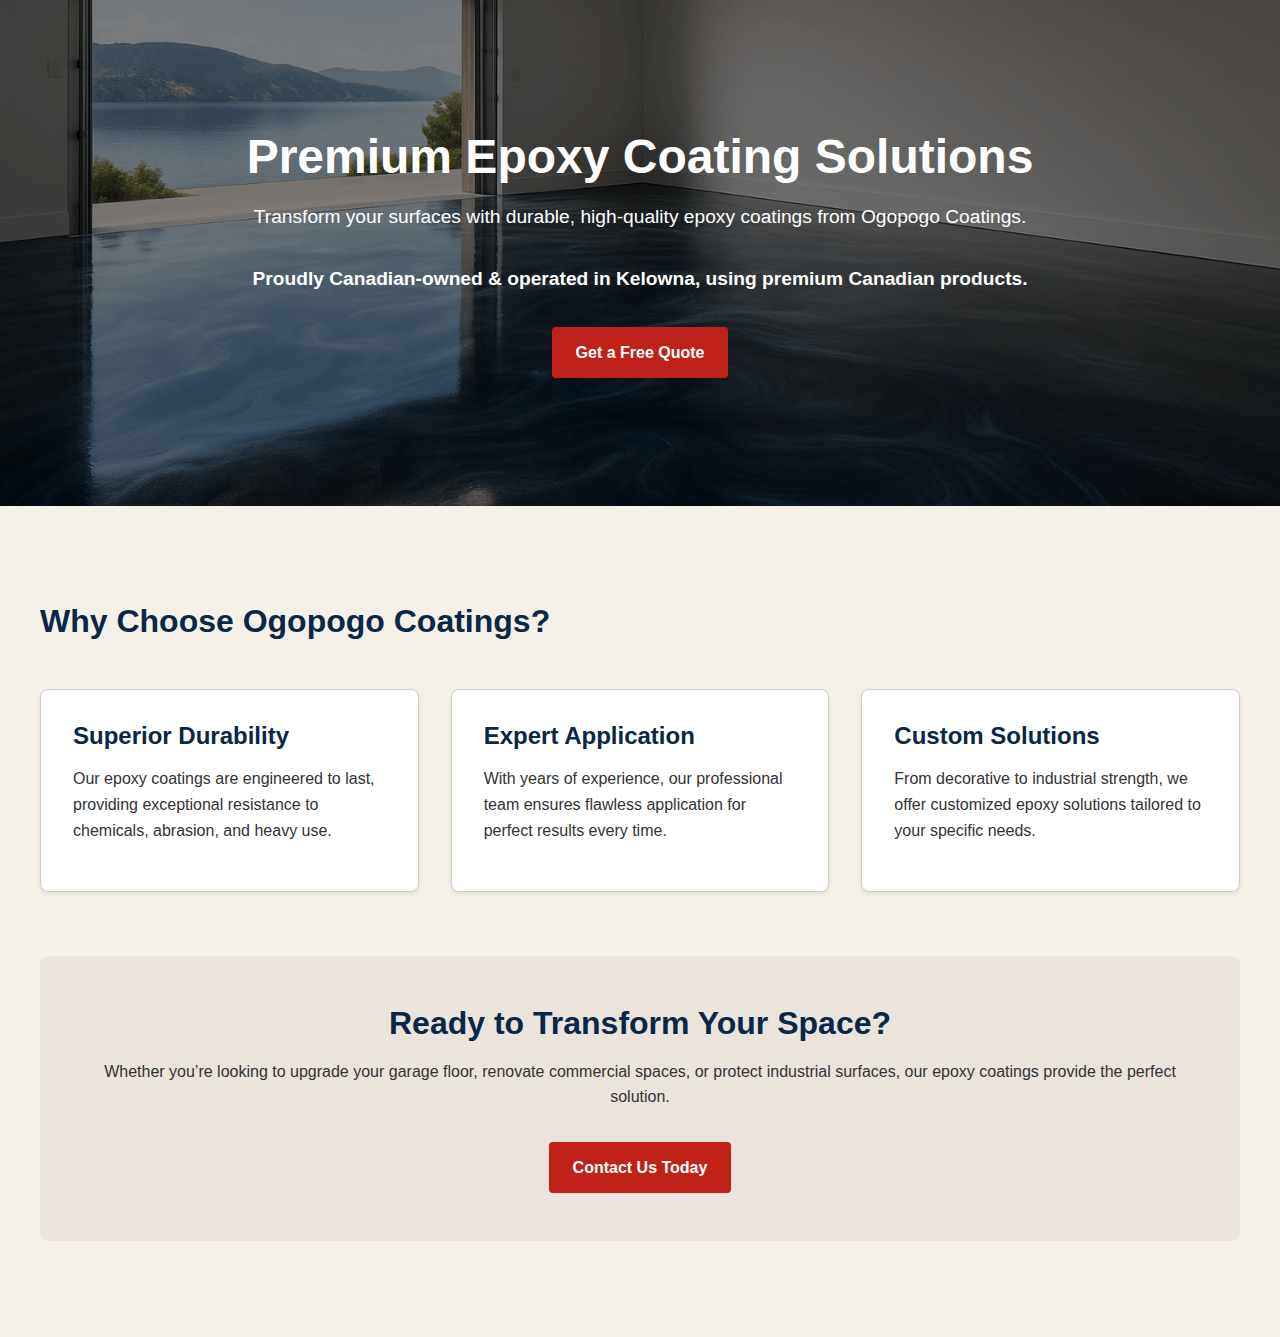
<file: index.html>
<!DOCTYPE html>
<html lang="en">
<head>
  <meta charset="UTF-8" />
  <meta name="viewport" content="width=device-width, initial-scale=1.0"/>
  <title>Ogopogo Coatings – Premium Epoxy Solutions</title>
  <meta name="description" content="Professional epoxy coating solutions for residential and commercial properties. Durable, high-quality finishes for garages, basements, and more."/>
  <link rel="icon" href="images/favicon.ico" type="image/x-icon">
  <link rel="icon" type="image/png" sizes="32x32" href="images/favicon-32x32.png">
  <link rel="icon" type="image/png" sizes="16x16" href="images/favicon-16x16.png">
  <link rel="apple-touch-icon" sizes="180x180" href="images/apple-touch-icon.png">
  <link rel="stylesheet" href="styles.css"/>
</head>
<body>
  <div id="header-placeholder"></div> 
  <section class="hero">
    <h1>Premium Epoxy Coating Solutions</h1>
    <p>Transform your surfaces with durable, high-quality epoxy coatings from Ogopogo Coatings.</p>
    <p><strong>Proudly Canadian-owned &amp; operated in Kelowna, using premium Canadian products.</strong></p>
    <a href="contact.html" class="btn">Get a Free Quote</a>
  </section>

  <div class="container">
    <h2>Why Choose Ogopogo Coatings?</h2>
    <div class="features">
      <div class="feature">
        <h3>Superior Durability</h3>
        <p>Our epoxy coatings are engineered to last, providing exceptional resistance to chemicals, abrasion, and heavy use.</p>
      </div>
      <div class="feature">
        <h3>Expert Application</h3>
        <p>With years of experience, our professional team ensures flawless application for perfect results every time.</p>
      </div>
      <div class="feature">
        <h3>Custom Solutions</h3>
        <p>From decorative to industrial strength, we offer customized epoxy solutions tailored to your specific needs.</p>
      </div>
    </div>

    <section class="cta-section">
      <h2>Ready to Transform Your Space?</h2>
      <p>Whether you’re looking to upgrade your garage floor, renovate commercial spaces, or protect industrial surfaces, our epoxy coatings provide the perfect solution.</p>
      <a href="contact.html" class="btn">Contact Us Today</a>
    </section>
  </div>

  <div id="footer-placeholder"></div> <script src="script.js"></script>
</body>
</html>
</file>
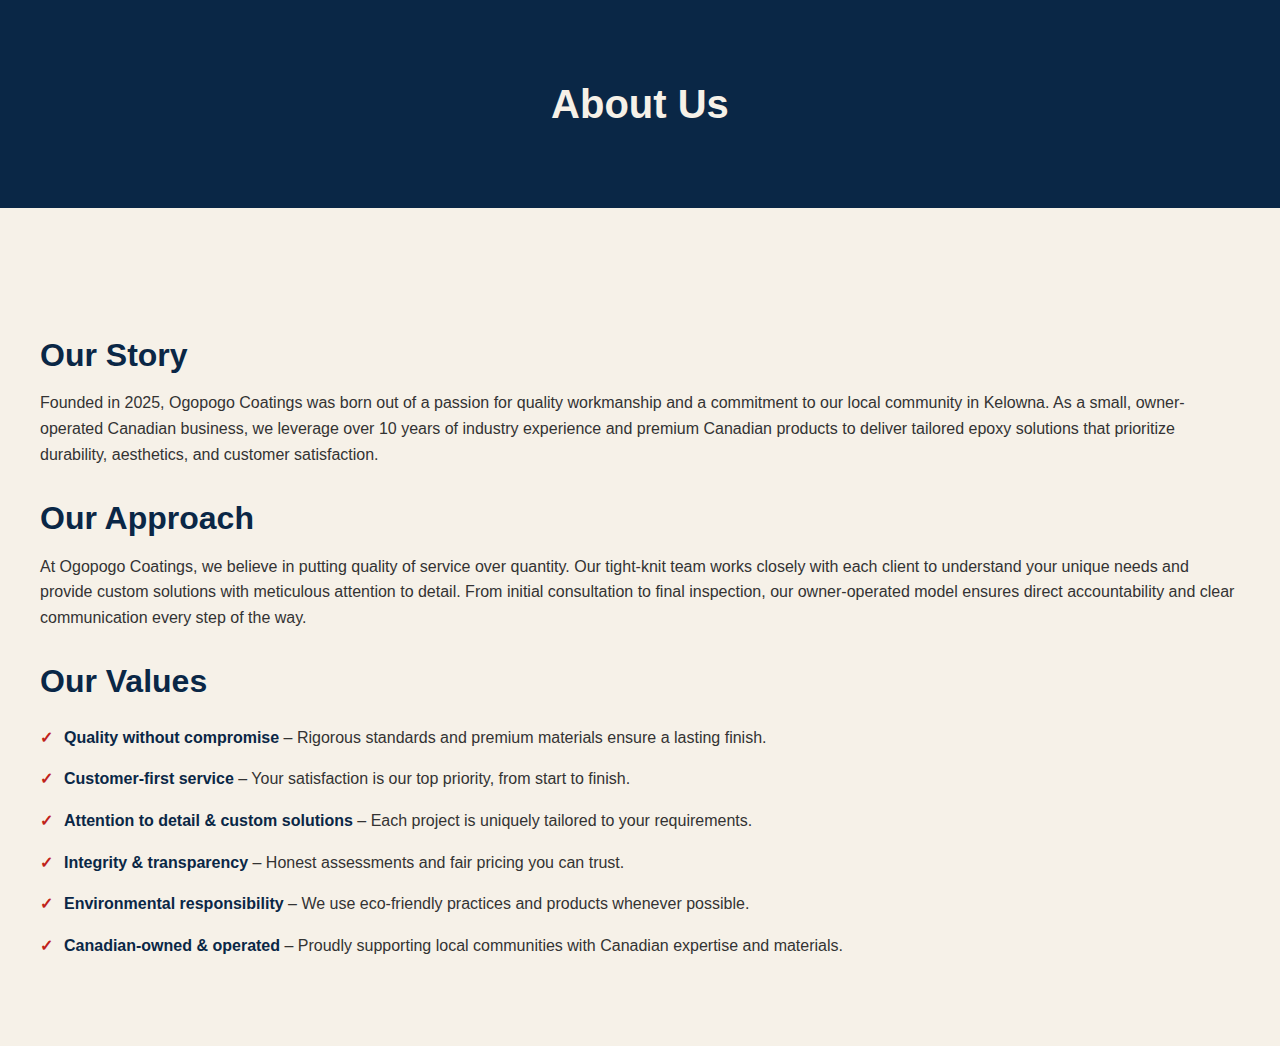
<file: about.html>
<!DOCTYPE html>
<html lang="en">
<head>
  <meta charset="UTF-8" />
  <meta name="viewport" content="width=device-width, initial-scale=1.0"/>
  <title>About – Ogopogo Coatings</title>
  <meta name="description" content="Learn about Ogopogo Coatings, our mission, values, and commitment to quality epoxy coating solutions."/>
  <link rel="stylesheet" href="styles.css"/>
</head>
<body>
  <div id="header-placeholder"></div> <div class="page-header">
    <div class="container">
      <h1>About Us</h1>
    </div>
  </div>

  <div class="container">
    <div class="about-content">
      <div class="about-text">
        <h2>Our Story</h2>
        <p>
          Founded in 2025, Ogopogo Coatings was born out of a passion for quality workmanship and a commitment to our local community in Kelowna. As a small, owner-operated Canadian business, we leverage over 10 years of industry experience and premium Canadian products to deliver tailored epoxy solutions that prioritize durability, aesthetics, and customer satisfaction.
        </p>

        <h2>Our Approach</h2>
        <p>
          At Ogopogo Coatings, we believe in putting quality of service over quantity. Our tight-knit team works closely with each client to understand your unique needs and provide custom solutions with meticulous attention to detail. From initial consultation to final inspection, our owner-operated model ensures direct accountability and clear communication every step of the way.
        </p>

        <h2>Our Values</h2>
        <ul class="values-list">
          <li><strong>Quality without compromise</strong> – Rigorous standards and premium materials ensure a lasting finish.</li>
          <li><strong>Customer-first service</strong> – Your satisfaction is our top priority, from start to finish.</li>
          <li><strong>Attention to detail & custom solutions</strong> – Each project is uniquely tailored to your requirements.</li>
          <li><strong>Integrity & transparency</strong> – Honest assessments and fair pricing you can trust.</li>
          <li><strong>Environmental responsibility</strong> – We use eco-friendly practices and products whenever possible.</li>
          <li><strong>Canadian-owned & operated</strong> – Proudly supporting local communities with Canadian expertise and materials.</li>
        </ul>
      </div>
    </div>
  </div>

  <div id="footer-placeholder"></div> <script src="script.js"></script>
</body>
</html>
</file>
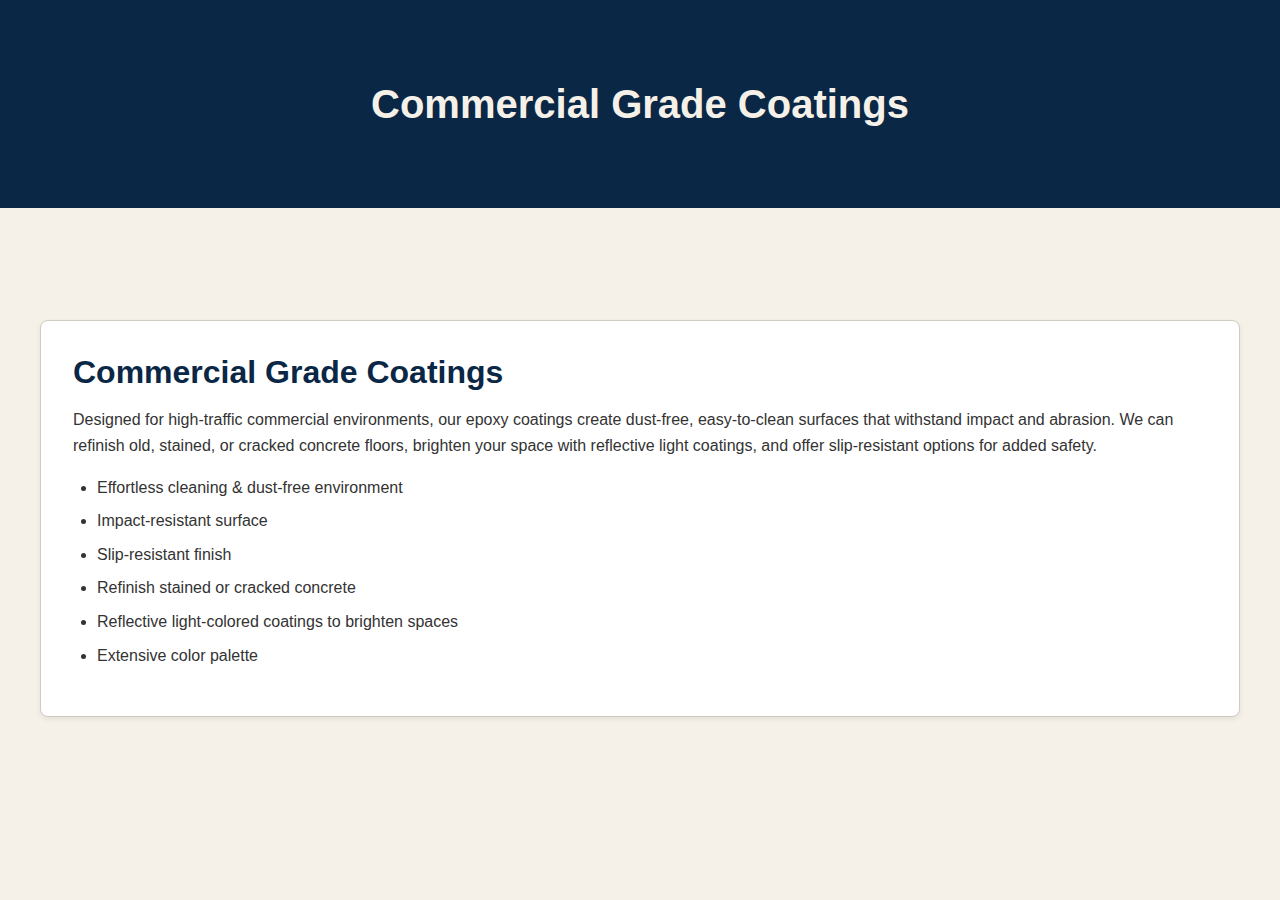
<file: commercial-coatings.html>
<!DOCTYPE html>
<html lang="en">
<head>
  <meta charset="UTF-8" />
  <meta name="viewport" content="width=device-width, initial-scale=1.0"/>
  <title>Commercial Grade Coatings – Ogopogo Coatings</title>
  <meta name="description" content="Durable commercial grade epoxy coatings for businesses in Kelowna. Impact-resistant, easy to clean, and slip-resistant options."/>
  <link rel="icon" href="images/favicon.ico" type="image/x-icon">
  <link rel="icon" type="image/png" sizes="32x32" href="images/favicon-32x32.png">
  <link rel="icon" type="image/png" sizes="16x16" href="images/favicon-16x16.png">
  <link rel="apple-touch-icon" sizes="180x180" href="images/apple-touch-icon.png">
  <link rel="stylesheet" href="styles.css"/>
</head>
<body>
  <div id="header-placeholder"></div>
  <div class="page-header">
    <div class="container">
      <h1>Commercial Grade Coatings</h1>
    </div>
  </div>

  <div class="container">
    <section class="services-section">
      <div class="service">
        <h2>Commercial Grade Coatings</h2>
        <p>
          Designed for high-traffic commercial environments, our epoxy coatings create dust-free, easy-to-clean surfaces that withstand impact and abrasion. We can refinish old, stained, or cracked concrete floors, brighten your space with reflective light coatings, and offer slip-resistant options for added safety.
        </p>
        <ul>
          <li>Effortless cleaning & dust-free environment</li>
          <li>Impact-resistant surface</li>
          <li>Slip-resistant finish</li>
          <li>Refinish stained or cracked concrete</li>
          <li>Reflective light-colored coatings to brighten spaces</li>
          <li>Extensive color palette</li>
        </ul>
      </div>
    </section>
  </div>

  <div id="footer-placeholder"></div>
  <script src="script.js"></script>
</body>
</html>
</file>
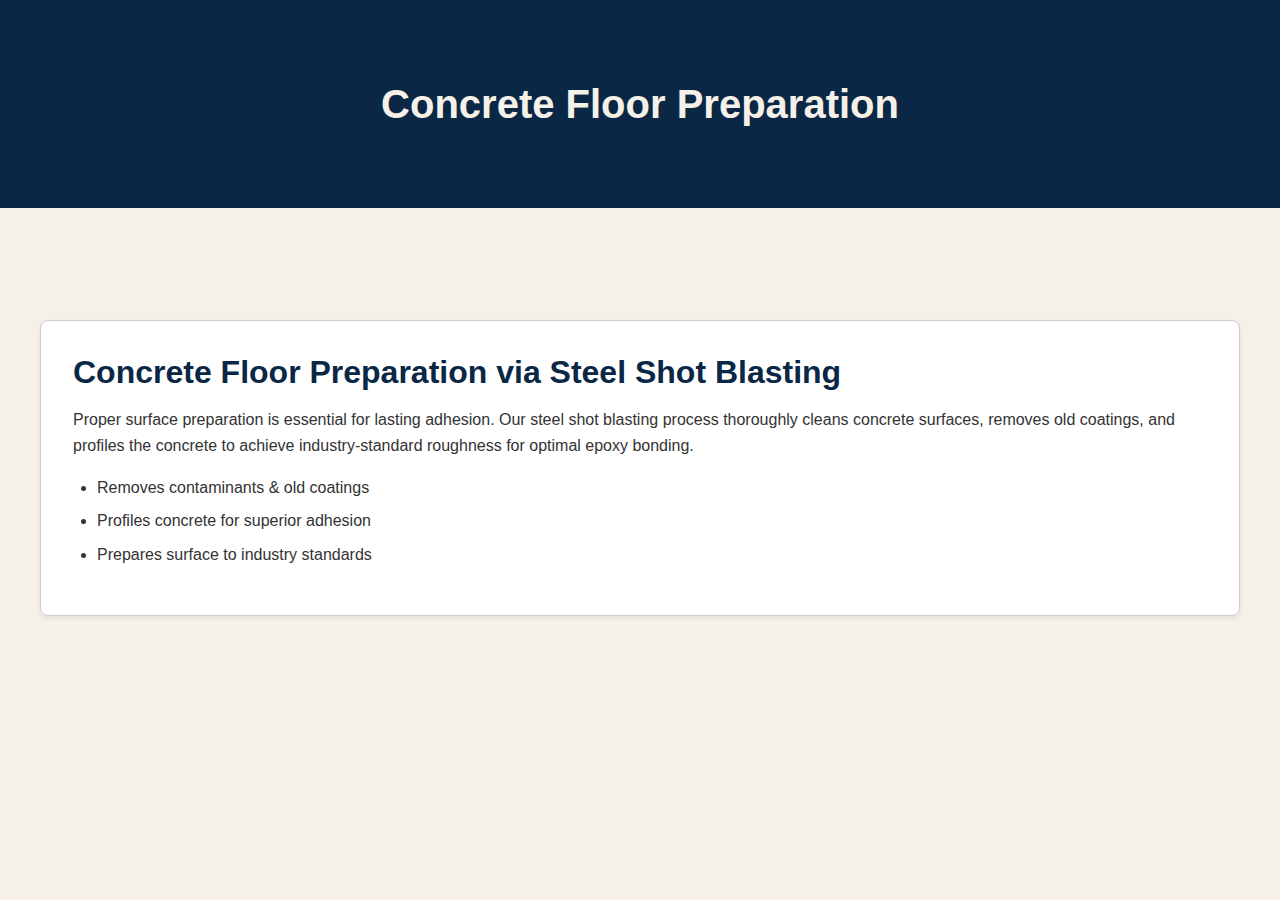
<file: concrete-prep.html>
<!DOCTYPE html>
<html lang="en">
<head>
  <meta charset="UTF-8" />
  <meta name="viewport" content="width=device-width, initial-scale=1.0"/>
  <title>Concrete Floor Preparation – Ogopogo Coatings</title>
  <meta name="description" content="Professional concrete floor preparation using steel shot blasting for optimal epoxy adhesion in Kelowna."/>
  <link rel="icon" href="images/favicon.ico" type="image/x-icon">
  <link rel="icon" type="image/png" sizes="32x32" href="images/favicon-32x32.png">
  <link rel="icon" type="image/png" sizes="16x16" href="images/favicon-16x16.png">
  <link rel="apple-touch-icon" sizes="180x180" href="images/apple-touch-icon.png">
  <link rel="stylesheet" href="styles.css"/>
</head>
<body>
  <div id="header-placeholder"></div>
  <div class="page-header">
    <div class="container">
      <h1>Concrete Floor Preparation</h1>
    </div>
  </div>

  <div class="container">
    <section class="services-section">
      <div class="service">
        <h2>Concrete Floor Preparation via Steel Shot Blasting</h2>
        <p>
          Proper surface preparation is essential for lasting adhesion. Our steel shot blasting process thoroughly cleans concrete surfaces, removes old coatings, and profiles the concrete to achieve industry-standard roughness for optimal epoxy bonding.
        </p>
        <ul>
          <li>Removes contaminants & old coatings</li>
          <li>Profiles concrete for superior adhesion</li>
          <li>Prepares surface to industry standards</li>
        </ul>
      </div>
    </section>
  </div>

  <div id="footer-placeholder"></div>
  <script src="script.js"></script>
</body>
</html>
</file>
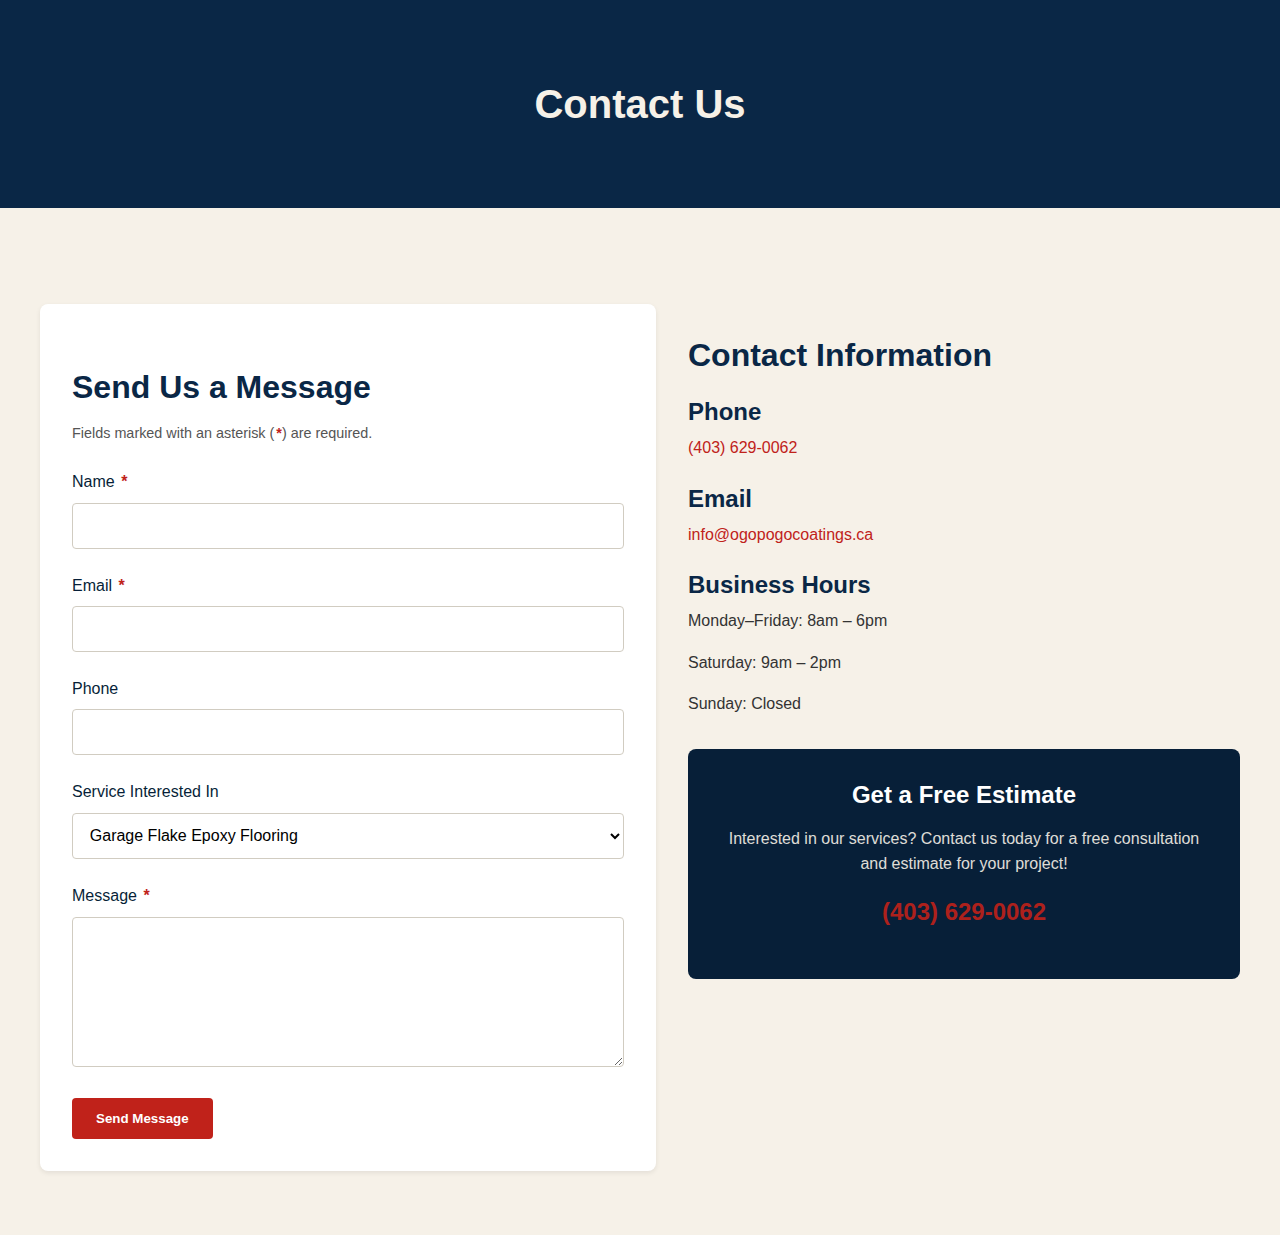
<file: contact.html>
<!DOCTYPE html>
<html lang="en">
<head>
  <meta charset="UTF-8" />
  <meta name="viewport" content="width=device-width, initial-scale=1.0"/>
  <title>Contact Us – Ogopogo Coatings</title>
  <meta name="description" content="Get in touch with Ogopogo Coatings for professional epoxy coating services. Request a quote or consultation today."/>
  <link rel="icon" href="images/favicon.ico" type="image/x-icon">
  <link rel="icon" type="image/png" sizes="32x32" href="images/favicon-32x32.png">
  <link rel="icon" type="image/png" sizes="16x16" href="images/favicon-16x16.png">
  <link rel="apple-touch-icon" sizes="180x180" href="images/apple-touch-icon.png">
  <link rel="stylesheet" href="styles.css"/>
</head>
<body>
  <div id="header-placeholder"></div>
  <div class="page-header">
    <div class="container">
      <h1>Contact Us</h1>
    </div>
  </div>

  <div class="container">
    <div class="contact-content">
      <div class="contact-form">
        <h2>Send Us a Message</h2>
        <p class="required-note">Fields marked with an asterisk (<span class="required-asterisk">*</span>) are required.</p>
        <form id="contactForm">
          <div class="form-group">
            <label for="name">Name <span class="required-asterisk">*</span></label>
            <input type="text" id="name" name="name" required/>
          </div>
          <div class="form-group">
            <label for="email">Email <span class="required-asterisk">*</span></label>
            <input type="email" id="email" name="email" required/>
          </div>
          <div class="form-group">
            <label for="phone">Phone</label>
            <input type="tel" id="phone" name="phone"/>
          </div>
          <div class="form-group">
            <label for="service">Service Interested In</label>
            <select id="service" name="service">
              <option value="garage-flake">Garage Flake Epoxy Flooring</option>
              <option value="commercial-grade">Commercial Grade Coatings</option>
              <option value="shot-blasting">Concrete Floor Preparation via Steel Shot Blasting</option>
              <option value="other">Other</option>
            </select>
          </div>
          <div class="form-group">
            <label for="message">Message <span class="required-asterisk">*</span></label>
            <textarea id="message" name="message" required></textarea>
          </div>
          <button type="submit" class="btn">Send Message</button>
        </form>
      </div>

      <div class="contact-info">
        <h2>Contact Information</h2>
        <div class="info-item">
          <h3>Phone</h3>
          <p><a href="tel:+14036290062">(403) 629-0062</a></p>
        </div>
        <div class="info-item">
          <h3>Email</h3>
          <p><a href="mailto:info@ogopogocoatings.ca">info@ogopogocoatings.ca</a></p>
        </div>
        <div class="info-item">
          <h3>Business Hours</h3>
          <p>Monday–Friday: 8am – 6pm</p>
          <p>Saturday: 9am – 2pm</p>
          <p>Sunday: Closed</p>
        </div>

        <div class="cta-box">
          <h3>Get a Free Estimate</h3>
          <p>Interested in our services? Contact us today for a free consultation and estimate for your project!</p>
          <p class="phone-cta"><a href="tel:+14036290062">(403) 629-0062</a></p>
        </div>
      </div>
    </div>
  </div>

  <div id="footer-placeholder"></div>
  <script src="script.js"></script>
</body>
</html>
</file>
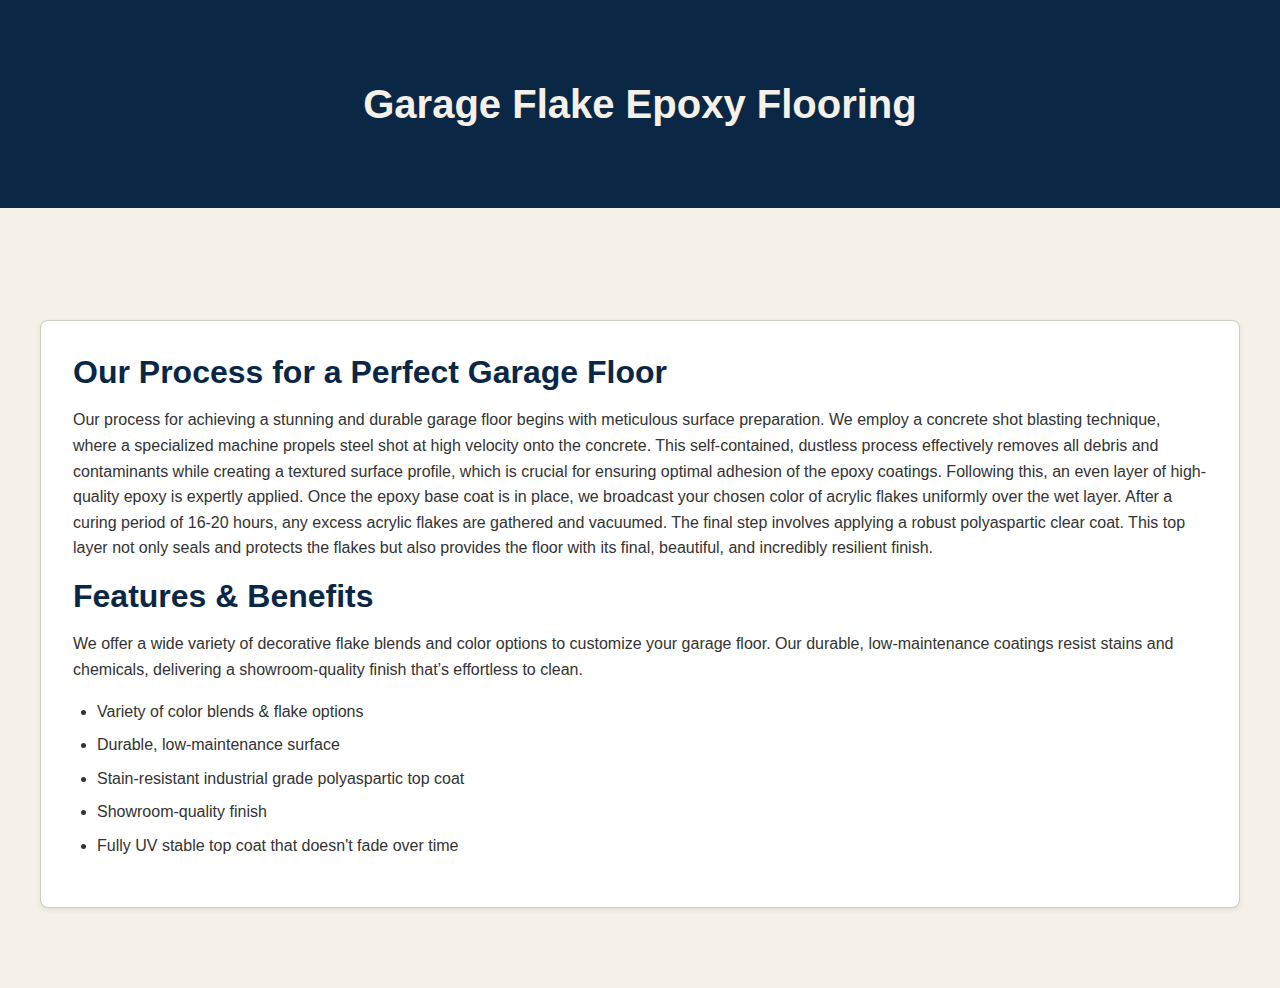
<file: garage-epoxy.html>
<!DOCTYPE html>
<html lang="en">
<head>
  <meta charset="UTF-8" />
  <meta name="viewport" content="width=device-width, initial-scale=1.0"/>
  <title>Garage Flake Epoxy Flooring – Ogopogo Coatings</title>
  <meta name="description" content="Premium garage flake epoxy flooring. Learn about our detailed process and see the benefits for your Kelowna garage."/>
  <link rel="icon" href="images/favicon.ico" type="image/x-icon">
  <link rel="icon" type="image/png" sizes="32x32" href="images/favicon-32x32.png">
  <link rel="icon" type="image/png" sizes="16x16" href="images/favicon-16x16.png">
  <link rel="apple-touch-icon" sizes="180x180" href="images/apple-touch-icon.png">
  <link rel="stylesheet" href="styles.css"/>
</head>
<body>
  <div id="header-placeholder"></div>
  <div class="page-header">
    <div class="container">
      <h1>Garage Flake Epoxy Flooring</h1>
    </div>
  </div>

  <div class="container">
    <section class="services-section">
      <div class="service">
        <h2>Our Process for a Perfect Garage Floor</h2>
        <p>
          Our process for achieving a stunning and durable garage floor begins with meticulous surface preparation. We employ a concrete shot blasting technique, where a specialized machine propels steel shot at high velocity onto the concrete. This self-contained, dustless process effectively removes all debris and contaminants while creating a textured surface profile, which is crucial for ensuring optimal adhesion of the epoxy coatings. Following this, an even layer of high-quality epoxy is expertly applied. Once the epoxy base coat is in place, we broadcast your chosen color of acrylic flakes uniformly over the wet layer. After a curing period of 16-20 hours, any excess acrylic flakes are gathered and vacuumed. The final step involves applying a robust polyaspartic clear coat. This top layer not only seals and protects the flakes but also provides the floor with its final, beautiful, and incredibly resilient finish.
        </p>
        <h2>Features & Benefits</h2>
        <p>
          We offer a wide variety of decorative flake blends and color options to customize your garage floor. Our durable, low-maintenance coatings resist stains and chemicals, delivering a showroom-quality finish that’s effortless to clean.
        </p>
        <ul>
          <li>Variety of color blends & flake options</li>
          <li>Durable, low-maintenance surface</li>
          <li>Stain-resistant industrial grade polyaspartic top coat</li>
          <li>Showroom-quality finish</li>
          <li>Fully UV stable top coat that doesn't fade over time</li>
        </ul>
      </div>
    </section>
  </div>

  <div id="footer-placeholder"></div>
  <script src="script.js"></script>
</body>
</html>
</file>
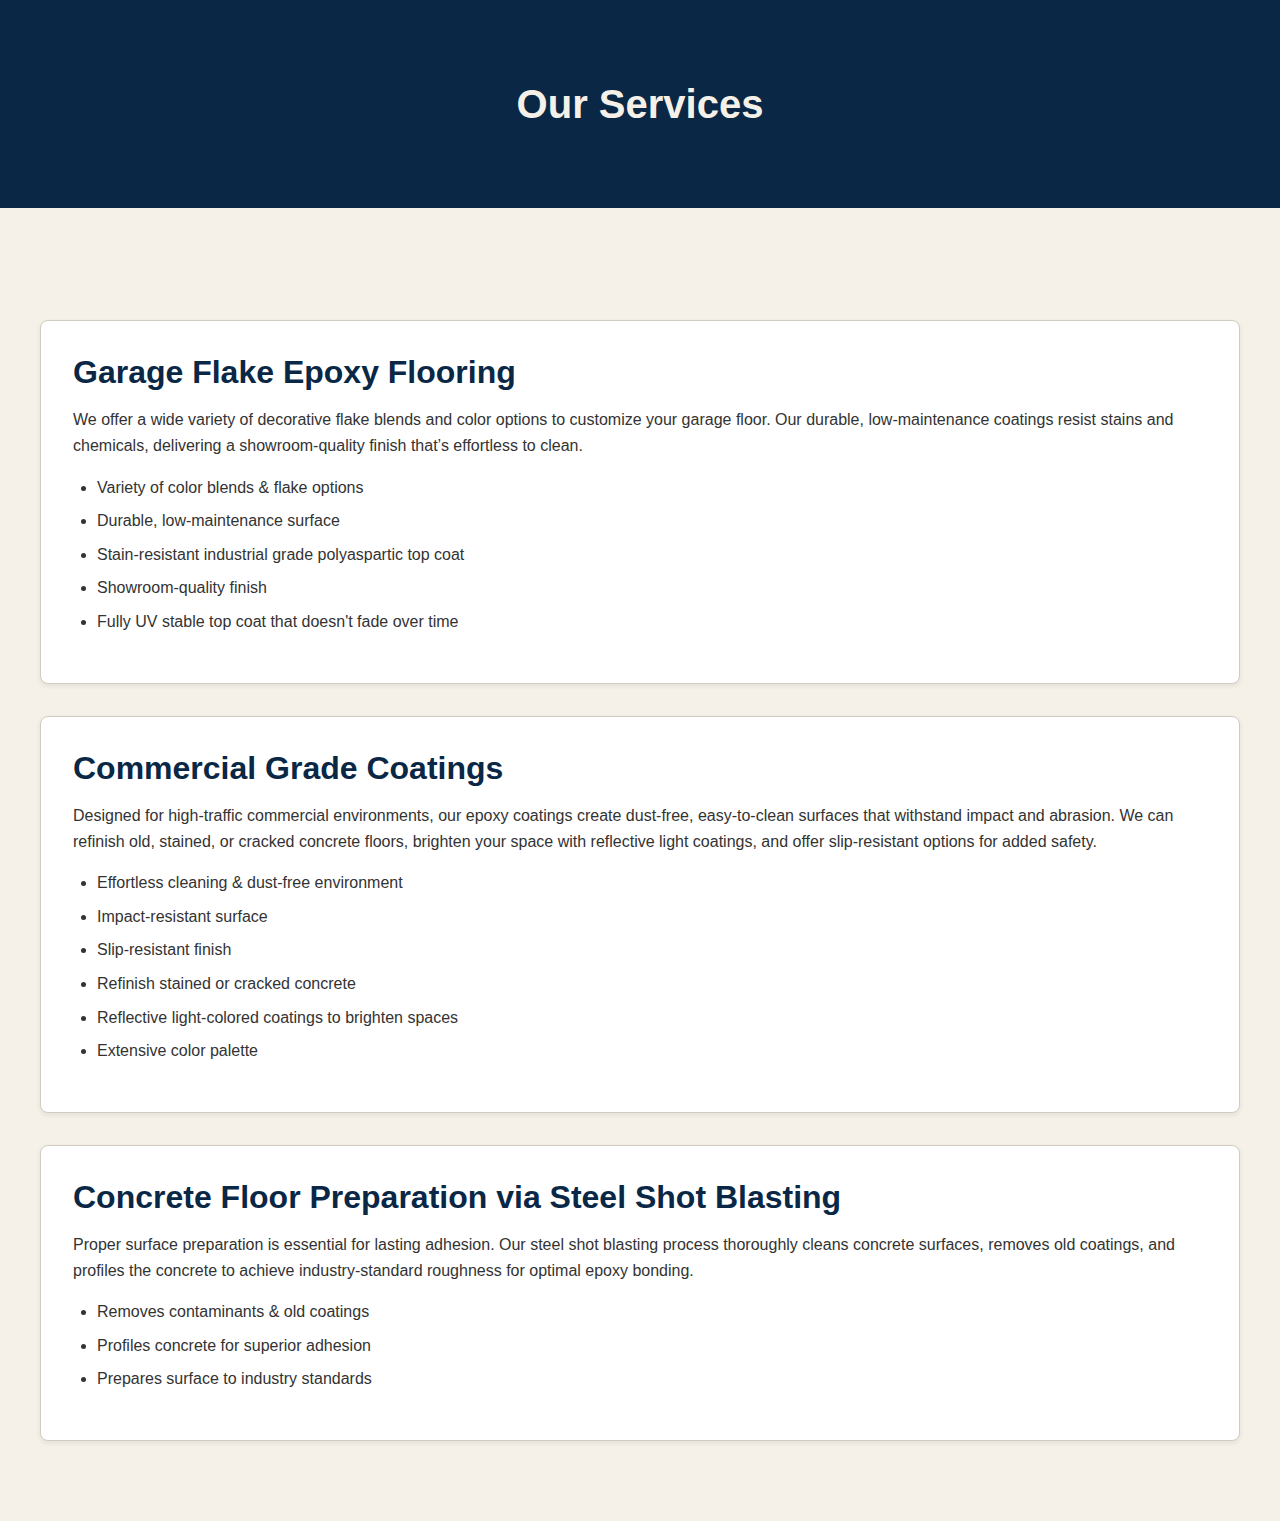
<file: services.html>
<!DOCTYPE html>
<html lang="en">
<head>
  <meta charset="UTF-8" />
  <meta name="viewport" content="width=device-width, initial-scale=1.0"/>
  <title>Services – Ogopogo Coatings</title>
  <meta name="description" content="Explore our professional epoxy coating services including Garage Flake Epoxy Flooring, Commercial Grade Coatings, and Concrete Floor Preparation."/>
  <link rel="icon" href="images/favicon.ico" type="image/x-icon">
  <link rel="icon" type="image/png" sizes="32x32" href="images/favicon-32x32.png">
  <link rel="icon" type="image/png" sizes="16x16" href="images/favicon-16x16.png">
  <link rel="apple-touch-icon" sizes="180x180" href="images/apple-touch-icon.png">
  <link rel="stylesheet" href="styles.css"/>
</head>
<body>
  <div id="header-placeholder"></div> <div class="page-header">
    <div class="container">
      <h1>Our Services</h1>
    </div>
  </div>

  <div class="container">
    <section class="services-section">
      <div class="service">
        <h2>Garage Flake Epoxy Flooring</h2>
        <p>
          We offer a wide variety of decorative flake blends and color options to customize your garage floor. Our durable, low-maintenance coatings resist stains and chemicals, delivering a showroom-quality finish that’s effortless to clean.
        </p>
        <ul>
          <li>Variety of color blends & flake options</li>
          <li>Durable, low-maintenance surface</li>
          <li>Stain-resistant industrial grade polyaspartic top coat</li>
          <li>Showroom-quality finish</li>
          <li>Fully UV stable top coat that doesn't fade over time</li>
        </ul>
      </div>

      <div class="service">
        <h2>Commercial Grade Coatings</h2>
        <p>
          Designed for high-traffic commercial environments, our epoxy coatings create dust-free, easy-to-clean surfaces that withstand impact and abrasion. We can refinish old, stained, or cracked concrete floors, brighten your space with reflective light coatings, and offer slip-resistant options for added safety.
        </p>
        <ul>
          <li>Effortless cleaning & dust-free environment</li>
          <li>Impact-resistant surface</li>
          <li>Slip-resistant finish</li>
          <li>Refinish stained or cracked concrete</li>
          <li>Reflective light-colored coatings to brighten spaces</li>
          <li>Extensive color palette</li>
        </ul>
      </div>

      <div class="service">
        <h2>Concrete Floor Preparation via Steel Shot Blasting</h2>
        <p>
          Proper surface preparation is essential for lasting adhesion. Our steel shot blasting process thoroughly cleans concrete surfaces, removes old coatings, and profiles the concrete to achieve industry-standard roughness for optimal epoxy bonding.
        </p>
        <ul>
          <li>Removes contaminants & old coatings</li>
          <li>Profiles concrete for superior adhesion</li>
          <li>Prepares surface to industry standards</li>
        </ul>
      </div>
    </section>
  </div>

  <div id="footer-placeholder"></div> <script src="script.js"></script>
</body>
</html>
</file>
<file: styles.css>
/* Ogopogo Coatings - Main Stylesheet */

/* ---------- Base Styles ---------- */
* {
    margin: 0;
    padding: 0;
    box-sizing: border-box;
}

:root {
    --primary-color: #0A2746;
    --primary-dark: #071F38;
    --accent-color: #C0221A;
    --accent-dark: #A01C15;
    
    --text-color: #333333;
    --light-text: #555555;
    --lightest-text: #777777;
    
    --bg-color: #F6F1E8;
    --light-bg: #FFFFFF;
    --dark-bg: #EAE4DC;
    
    --text-color-on-primary: #F6F1E8;
    --text-color-on-accent: #FFFFFF;
    
    --border-color: #D1CCC1;
    --shadow: 0 2px 5px rgba(0,0,0,0.08);
    --transition: all 0.3s ease;
}

html {
    scroll-behavior: smooth;
}

body {
    font-family: 'Arial', sans-serif;
    line-height: 1.6;
    color: var(--text-color);
    background-color: var(--bg-color);
}

h1, h2, h3, h4, h5, h6 {
    margin-bottom: 1rem;
    line-height: 1.2;
    font-weight: 700;
    color: var(--primary-color);
}

h1 { font-size: 2.5rem; }
h2 { font-size: 2rem; margin-top: 2rem; }
h3 { font-size: 1.5rem; margin-top: 1.5rem; }
p { margin-bottom: 1rem; }

a {
    color: var(--accent-color);
    text-decoration: none;
    transition: var(--transition);
}

a:hover { color: var(--accent-dark); }
ul, ol { margin-left: 1.5rem; margin-bottom: 1rem; }

img {
    max-width: 100%;
    height: auto;
    border-radius: 8px;
}

/* ---------- Layout ---------- */
.container {
    max-width: 1200px;
    margin: 0 auto;
    padding: 2rem;
}

section { margin: 3rem 0; }

/* ---------- Header & Navigation ---------- */
header {
    background-color: var(--primary-color);
    color: var(--text-color-on-primary);
    padding: 1rem 2rem;
    display: flex;
    justify-content: space-between;
    align-items: center;
    box-shadow: var(--shadow);
    position: sticky;
    top: 0;
    z-index: 100;
}

.logo {
    font-size: 1.8rem;
    font-weight: bold;
    color: var(--text-color-on-primary);
    text-decoration: none;
    display: flex;
    align-items: center;
    flex-shrink: 0;
}

.logo img {
    max-height: 70px;
    width: auto;
    vertical-align: middle;
}

.header-contact {
    position: absolute;
    left: 50%;
    transform: translateX(-50%);
    text-align: center;
    margin-left: 0;
    padding-right: 0;
    display: block;
}

.header-phone {
    color: var(--text-color-on-primary);
    font-weight: 500;
    text-decoration: none;
    font-size: 1.1rem;
    white-space: nowrap;
    padding: 0 1rem;
    display: inline-block;
}

.header-phone:hover { color: var(--accent-color); }

nav.main-nav { flex-shrink: 0; }

nav.main-nav ul {
    display: flex;
    list-style: none;
    margin: 0;
}

nav.main-nav ul li { margin-left: 1.5rem; }

nav.main-nav ul li a {
    color: var(--text-color-on-primary);
    text-decoration: none;
    font-weight: 500;
    padding: 0.5rem;
    transition: var(--transition);
    opacity: 0.9;
}

nav.main-nav ul li a:hover,
nav.main-nav ul li a.active {
    color: var(--accent-color);
    opacity: 1;
}

.hamburger-menu {
    display: none;
    background: none;
    border: none;
    cursor: pointer;
    padding: 10px;
    z-index: 101;
    margin-left: 1rem;
    flex-shrink: 0;
}

.hamburger-menu span {
    display: block;
    width: 25px;
    height: 3px;
    background-color: var(--text-color-on-primary);
    margin: 5px 0;
    transition: var(--transition);
}

.hamburger-menu.is-active span:nth-child(1) { transform: translateY(8px) rotate(45deg); }
.hamburger-menu.is-active span:nth-child(2) { opacity: 0; }
.hamburger-menu.is-active span:nth-child(3) { transform: translateY(-8px) rotate(-45deg); }

nav.main-nav ul li.dropdown {
    position: relative;
    display: inline-block;
}

nav.main-nav ul li.dropdown .dropbtn { cursor: pointer; }

nav.main-nav ul li.dropdown .dropdown-content {
    display: none;
    position: absolute;
    background-color: var(--primary-dark);
    min-width: 200px;
    box-shadow: 0px 8px 16px 0px rgba(0,0,0,0.2);
    z-index: 1;
    border-top: 1px solid var(--accent-color);
}

nav.main-nav ul li.dropdown:hover .dropdown-content { display: block; }

nav.main-nav ul li.dropdown .dropdown-content a {
    color: var(--text-color-on-primary);
    padding: 12px 16px;
    text-decoration: none;
    display: block;
    text-align: left;
    opacity: 0.9;
}

nav.main-nav ul li.dropdown .dropdown-content a:hover {
    background-color: var(--accent-color);
    color: var(--text-color-on-accent);
    opacity: 1;
}

/* ---------- Hero Section ---------- */
.hero {
    background-image: linear-gradient(rgba(0,0,0,0.5), rgba(0,0,0,0.5)), url('images/hero.png');
    background-size: cover;
    background-position: center;
    color: var(--light-bg);
    text-align: center;
    padding: 8rem 2rem;
    margin-bottom: 2rem;
    margin-top: 0;
}

.hero h1 {
    font-size: 3rem;
    margin-bottom: 1rem;
    color: var(--light-bg);
}

.hero p {
    font-size: 1.2rem;
    max-width: 800px;
    margin: 0 auto 2rem;
}

/* ---------- Buttons ---------- */
.btn {
    display: inline-block;
    background-color: var(--accent-color);
    color: var(--text-color-on-accent);
    padding: 0.8rem 1.5rem;
    border-radius: 4px;
    text-decoration: none;
    font-weight: bold;
    border: none;
    cursor: pointer;
    transition: var(--transition);
}

.btn:hover {
    background-color: var(--accent-dark);
    color: var(--text-color-on-accent);
    transform: translateY(-2px);
}

/* ---------- Features Section ---------- */
.features {
    display: flex;
    flex-wrap: wrap;
    justify-content: space-between;
    gap: 2rem;
    margin: 3rem 0;
}

.feature {
    flex: 1;
    min-width: 300px;
    padding: 2rem;
    background-color: var(--light-bg);
    border-radius: 8px;
    box-shadow: var(--shadow);
    border: 1px solid var(--border-color);
}

.feature h3 {
    color: var(--primary-color);
    margin-top: 0;
}

/* ---------- Page Header ---------- */
.page-header {
    background-color: var(--primary-color);
    color: var(--text-color-on-primary);
    padding: 3rem 0;
    margin-bottom: 2rem;
    margin-top: 0;
}

.page-header h1 {
    color: var(--text-color-on-primary);
    margin-bottom: 0;
    text-align: center;
}

/* ---------- About Page ---------- */
.about-content {
    display: flex;
    flex-wrap: wrap;
    gap: 2rem;
    margin: 2rem 0;
}

.about-text { flex: 2; min-width: 300px; }
.about-image { flex: 1; min-width: 300px; }

.image-caption {
    text-align: center;
    font-style: italic;
    color: var(--light-text);
    margin-top: 0.5rem;
}

.values-list {
    margin: 1.5rem 0;
    list-style-type: none;
    padding-left: 0;
}

.values-list li {
    margin-bottom: 1rem;
    padding-left: 1.5rem;
    position: relative;
}

.values-list li strong { color: var(--primary-color); }

.values-list li::before {
    content: '✓';
    color: var(--accent-color);
    position: absolute;
    left: 0;
    font-weight: bold;
}

.team-section { margin: 4rem 0; }

.team-members {
    display: flex;
    flex-wrap: wrap;
    gap: 2rem;
    justify-content: center;
}

.team-member {
    flex: 1;
    min-width: 250px;
    max-width: 300px;
    text-align: center;
    margin-bottom: 2rem;
    background-color: var(--light-bg);
    padding: 1.5rem;
    border-radius: 8px;
    box-shadow: var(--shadow);
}

.team-member img {
    border-radius: 50%;
    margin-bottom: 1rem;
    border: 3px solid var(--accent-color);
}

.team-member h3 {
    margin: 0.5rem 0;
    color: var(--primary-color);
}

.team-member p { color: var(--light-text); }

/* ---------- Contact Page ---------- */
.contact-content {
    display: flex;
    flex-wrap: wrap;
    gap: 2rem;
    margin: 2rem 0;
}

.contact-form {
    flex: 1;
    min-width: 300px;
    background-color: var(--light-bg);
    padding: 2rem;
    border-radius: 8px;
    box-shadow: var(--shadow);
}

.contact-info { flex: 1; min-width: 300px; }

.form-group { margin-bottom: 1.5rem; }

.form-group label {
    display: block;
    margin-bottom: 0.5rem;
    font-weight: 500;
    color: var(--primary-dark);
}

.form-group input,
.form-group textarea,
.form-group select {
    width: 100%;
    padding: 0.8rem;
    border: 1px solid var(--border-color);
    border-radius: 4px;
    font-size: 1rem;
    font-family: inherit;
    background-color: #fff;
}

.form-group input:focus,
.form-group textarea:focus,
.form-group select:focus {
    border-color: var(--primary-color);
    outline: none;
    box-shadow: 0 0 0 2px rgba(10, 39, 70, 0.2);
}

.form-group textarea { height: 150px; resize: vertical; }
.required-asterisk { color: var(--accent-color); margin-left: 2px; font-weight: bold; }
.required-note { font-size: 0.9rem; color: var(--light-text); margin-bottom: 1.5rem; }
.required-note .required-asterisk { font-size: inherit; }

.info-item { margin-bottom: 1.5rem; }
.info-item h3 { margin-bottom: 0.5rem; color: var(--primary-color); }

.cta-box {
    background-color: var(--primary-dark);
    color: var(--text-color-on-primary);
    padding: 2rem;
    border-radius: 8px;
    margin-top: 2rem;
    text-align: center;
}

.cta-box h3 { color: var(--light-bg); margin-top: 0; }
.cta-box p { color: var(--text-color-on-primary); opacity: 0.9; }

.phone-cta {
    font-size: 1.5rem;
    font-weight: bold;
    margin-top: 1rem;
    color: var(--accent-color);
}
.phone-cta a { color: var(--accent-color); }
.phone-cta a:hover { color: var(--accent-dark); }

/* ---------- CTA Section (Homepage) ---------- */
.cta-section {
    background-color: var(--dark-bg);
    padding: 3rem;
    border-radius: 8px;
    text-align: center;
    margin: 4rem 0;
}

.cta-section h2 { margin-top: 0; color: var(--primary-color); }
.cta-section .btn { margin-top: 1rem; }

/* ---------- Footer ---------- */
footer {
    background-color: var(--primary-color);
    color: var(--text-color-on-primary);
    padding-top: 3rem;
}

.footer-content {
    display: flex;
    flex-wrap: wrap;
    gap: 2rem;
    justify-content: space-between;
    max-width: 1200px;
    margin: 0 auto;
    padding: 0 2rem;
}

.footer-section { flex: 1; min-width: 200px; }
.footer-section h3 { color: var(--light-bg); margin-bottom: 1rem; }
.footer-section ul { list-style: none; margin: 0; padding: 0; }
.footer-section ul li { margin-bottom: 0.5rem; }
.footer-section ul li a { color: var(--text-color-on-primary); opacity: 0.8; }
.footer-section ul li a:hover { opacity: 1; color: var(--accent-color); }

.footer-bottom {
    text-align: center;
    padding: 1.5rem;
    margin-top: 3rem;
    border-top: 1px solid rgba(246, 241, 232, 0.2);
    font-size: 0.9rem;
}

.footer-logo-img {
    max-height: 70px;
    width: auto;
    margin-bottom: 1rem;
    display: block;
}

/* ---------- Services Page Specific ---------- */
.services-section .service {
    background-color: var(--light-bg);
    padding: 2rem;
    margin-bottom: 2rem;
    border-radius: 8px;
    box-shadow: var(--shadow);
    border: 1px solid var(--border-color);
}

.services-section .service h2 { color: var(--primary-color); margin-top: 0; }
.services-section .service ul { list-style: disc; margin-left: 1.5rem; }
.services-section .service ul li { margin-bottom: 0.5rem; }

/* ---------- Image Gallery Section ---------- */
.image-gallery-section { margin: 3rem 0; }
.image-gallery-section h2 { text-align: center; margin-bottom: 2rem; color: var(--primary-color); }

.gallery-wrapper {
    display: flex;
    align-items: center;
    justify-content: center;
    position: relative;
}

.gallery-container {
    display: flex;
    overflow-x: hidden;
    scroll-behavior: smooth;
    width: 80%;
    margin: 0 10px;
    padding-bottom: 1rem;
}

.gallery-item {
    flex: 0 0 auto;
    width: 280px;
    height: 200px;
    margin-right: 1rem;
    position: relative;
    overflow: hidden;
    border-radius: 8px;
    box-shadow: var(--shadow);
    cursor: pointer;
}

.gallery-item:last-child { margin-right: 0; }

.gallery-item img {
    width: 100%;
    height: 100%;
    object-fit: cover;
    display: block;
    border-radius: 8px;
    transition: transform 0.3s ease;
}

.gallery-item:hover img { transform: scale(1.05); }

.gallery-item-caption {
    position: absolute;
    bottom: 0;
    left: 0;
    right: 0;
    background-color: rgba(10, 39, 70, 0.85);
    color: var(--text-color-on-primary);
    text-align: center;
    padding: 0.5rem;
    font-size: 0.9rem;
    opacity: 0;
    transition: opacity 0.3s ease;
    border-bottom-left-radius: 8px;
    border-bottom-right-radius: 8px;
}

.gallery-item:hover .gallery-item-caption { opacity: 1; }

.gallery-scroll-btn {
    background-color: var(--primary-color);
    color: var(--text-color-on-primary);
    border: none;
    padding: 0.8rem 1rem;
    font-size: 1.5rem;
    line-height: 1;
    cursor: pointer;
    border-radius: 50%;
    transition: background-color 0.3s ease;
    box-shadow: var(--shadow);
    width: 40px;
    height: 40px;
    display: flex;
    align-items: center;
    justify-content: center;
    z-index: 10;
}

.gallery-scroll-btn:hover { background-color: var(--accent-color); }
.gallery-scroll-btn.left { margin-right: 10px; }
.gallery-scroll-btn.right { margin-left: 10px; }

/* ---------- Lightbox ---------- */
.lightbox {
    position: fixed;
    top: 0;
    left: 0;
    width: 100%;
    height: 100%;
    background-color: rgba(0, 0, 0, 0.8);
    display: none;
    justify-content: center;
    align-items: center;
    z-index: 1000;
 }
 
 .lightbox.active { display: flex; }
 
 .lightbox-image {
    max-width: 90%;
    max-height: 80%;
    object-fit: contain;
    border-radius: 8px;
    box-shadow: var(--shadow-large); /* Consider defining --shadow-large or use --shadow */
 }
 
 .lightbox-close {
    position: absolute;
    top: 20px;
    right: 30px;
    color: #fff; /* Consider var(--text-color-on-dark) or a specific variable */
    font-size: 3rem;
    font-weight: bold;
    cursor: pointer;
    opacity: 0.7;
    transition: opacity 0.3s ease;
 }
 
 .lightbox-close:hover { opacity: 1; }
 
 .lightbox-caption {
    position: absolute;
    bottom: 20px;
    left: 50%;
    transform: translateX(-50%);
    color: #fff; /* Consider var(--text-color-on-dark) or a specific variable */
    text-align: center;
    font-size: 1rem;
    padding: 0.5rem 1rem;
    background-color: rgba(0, 0, 0, 0.6);
    border-radius: 5px;
 }

/* ---------- Responsive Design ---------- */
@media (max-width: 768px) {
    header {
        flex-direction: row;
        justify-content: space-between;
        padding: 0.75rem 1rem;
    }
    
    .logo {
        margin-bottom: 0;
        margin-right: auto;
    }
    
    .logo img { max-height: 40px; }

    .header-contact {
        display: flex;
        flex-grow: 0;
        justify-content: center;
        order: 1;
        margin-left: 1rem;
        margin-right: 1rem;
    }
    .header-phone {
        font-size: 0.85rem;
        padding: 0 0.5rem;
    }
    
    nav.main-nav {
        display: none;
        position: absolute;
        top: 100%;
        left: 0;
        right: 0;
        width: 100%;
        background-color: var(--primary-dark);
        box-shadow: 0 4px 8px rgba(0,0,0,0.2);
        padding-top: 0.5rem;
        padding-bottom: 0.5rem;
        border-top: 1px solid rgba(246, 241, 232, 0.15);
    }

    nav.main-nav.is-active { display: block; }
    
    nav.main-nav ul {
        flex-direction: column;
        text-align: left;
        width: 100%;
    }
    
    nav.main-nav ul li {
        margin: 0;
        border-top: 1px solid rgba(246, 241, 232, 0.1);
    }
    nav.main-nav ul li:first-child { border-top: none; }

    nav.main-nav ul li a {
        display: block;
        padding: 0.8rem 1rem;
        color: var(--text-color-on-primary);
    }
    nav.main-nav ul li a:hover,
    nav.main-nav ul li a.active {
        background-color: var(--accent-color);
        color: var(--text-color-on-accent);
    }

    .hamburger-menu {
        display: block;
        order: 2;
        margin-left: 0;
    }
    
    .hero { padding: 4rem 1rem; }
    .hero h1 { font-size: 2.2rem; }
    .container { padding: 1.5rem; }
    
    .features,
    .about-content,
    .contact-content {
        flex-direction: column;
    }
    
    .feature,
    .about-text,
    .about-image,
    .contact-form,
    .contact-info {
        min-width: 100%;
    }
    
    .cta-section { padding: 2rem 1rem; }
    
    .footer-content {
        flex-direction: column;
        text-align: center;
        gap: 2rem;
    }
    
    .footer-section { min-width: 100%; }
    .footer-logo-img { margin-left: auto; margin-right: auto; }

    nav.main-nav ul li.dropdown .dropbtn {
        display: block;
        padding: 0.8rem 1rem;
    }
    
    nav.main-nav ul li.dropdown .dropdown-content {
        position: static;
        display: block;
        background-color: transparent;
        box-shadow: none;
        min-width: 100%;
        border-top: none;
    }

    nav.main-nav ul li.dropdown .dropdown-content a {
        padding: 0.8rem 1.5rem;
        border-top: 1px solid rgba(246, 241, 232, 0.05);
    }
    
    nav.main-nav ul li.dropdown .dropdown-content a:hover {
         background-color: var(--accent-color);
         color: var(--text-color-on-accent);
    }

    .services-section .service {
        padding: 1.5rem 1rem;
    }
}

@media (min-width: 1200px) {
    .container { padding: 2rem 0; }
}
</file>
